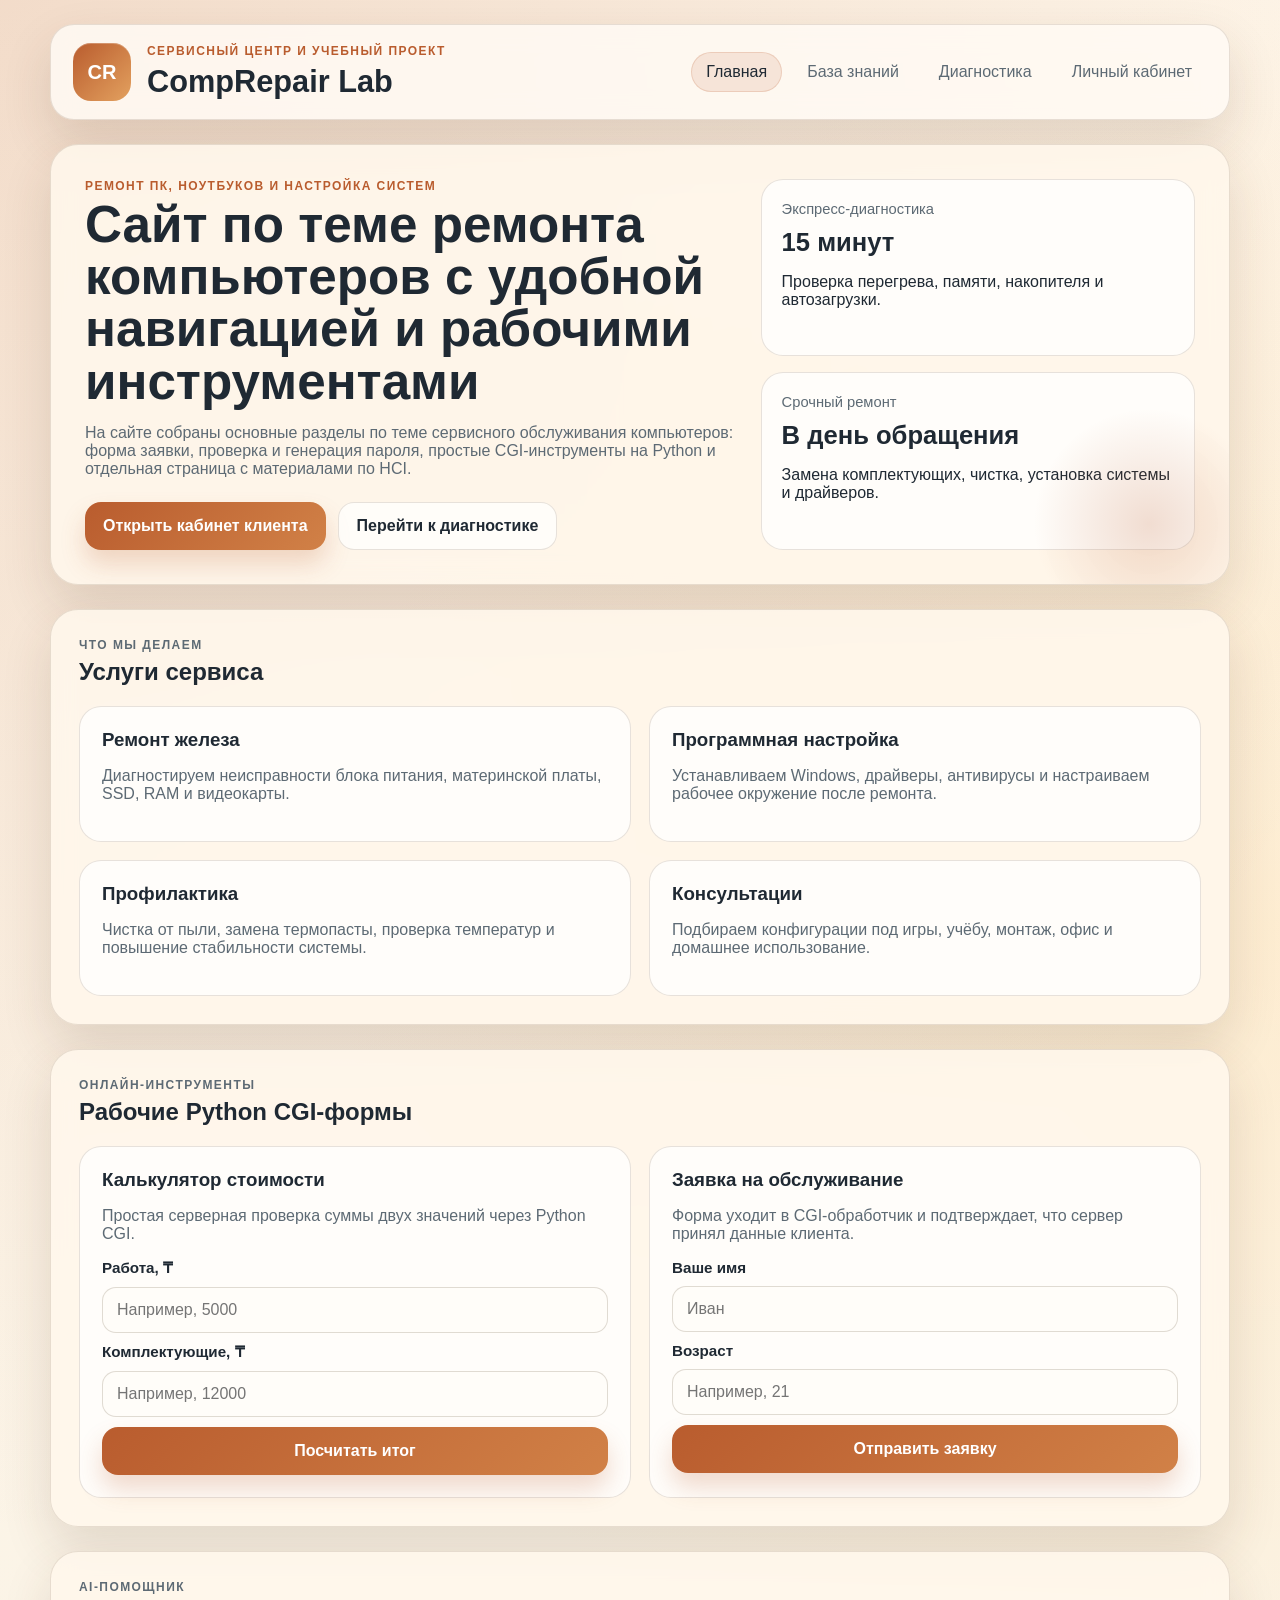
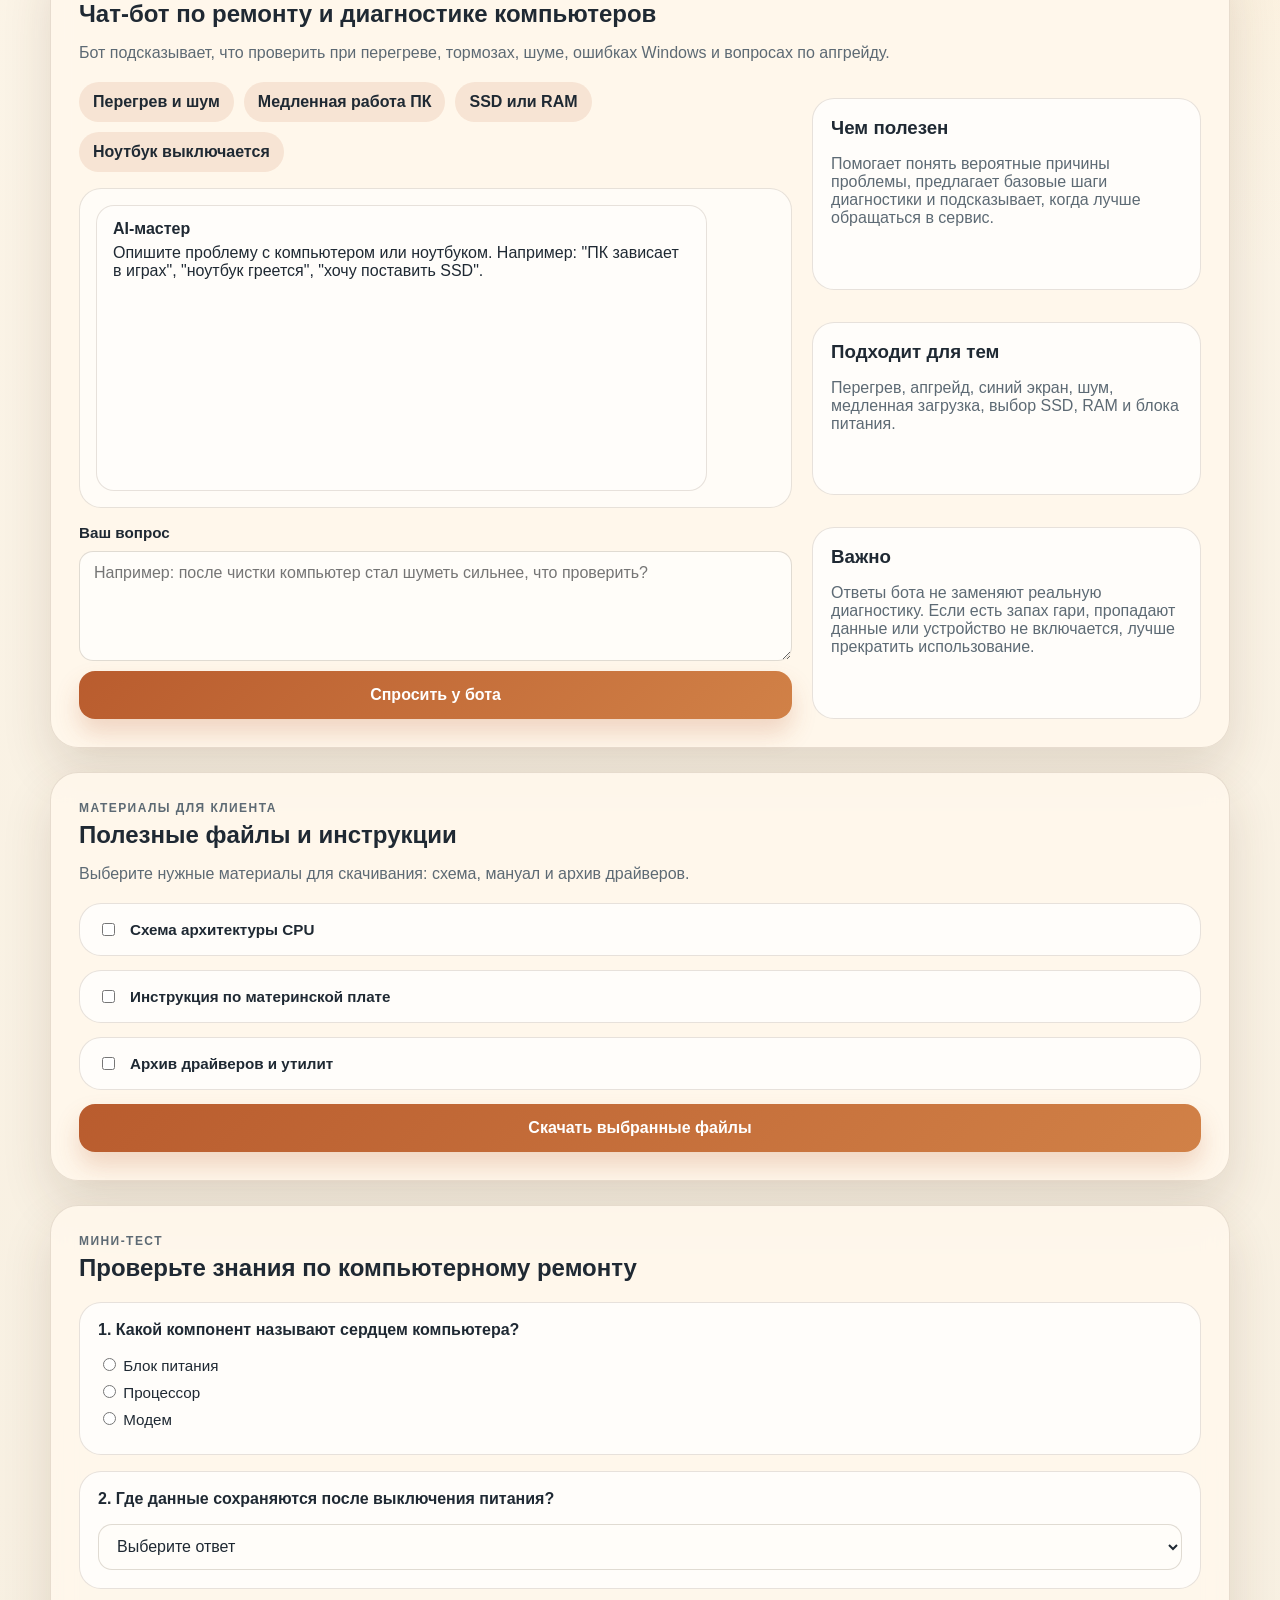
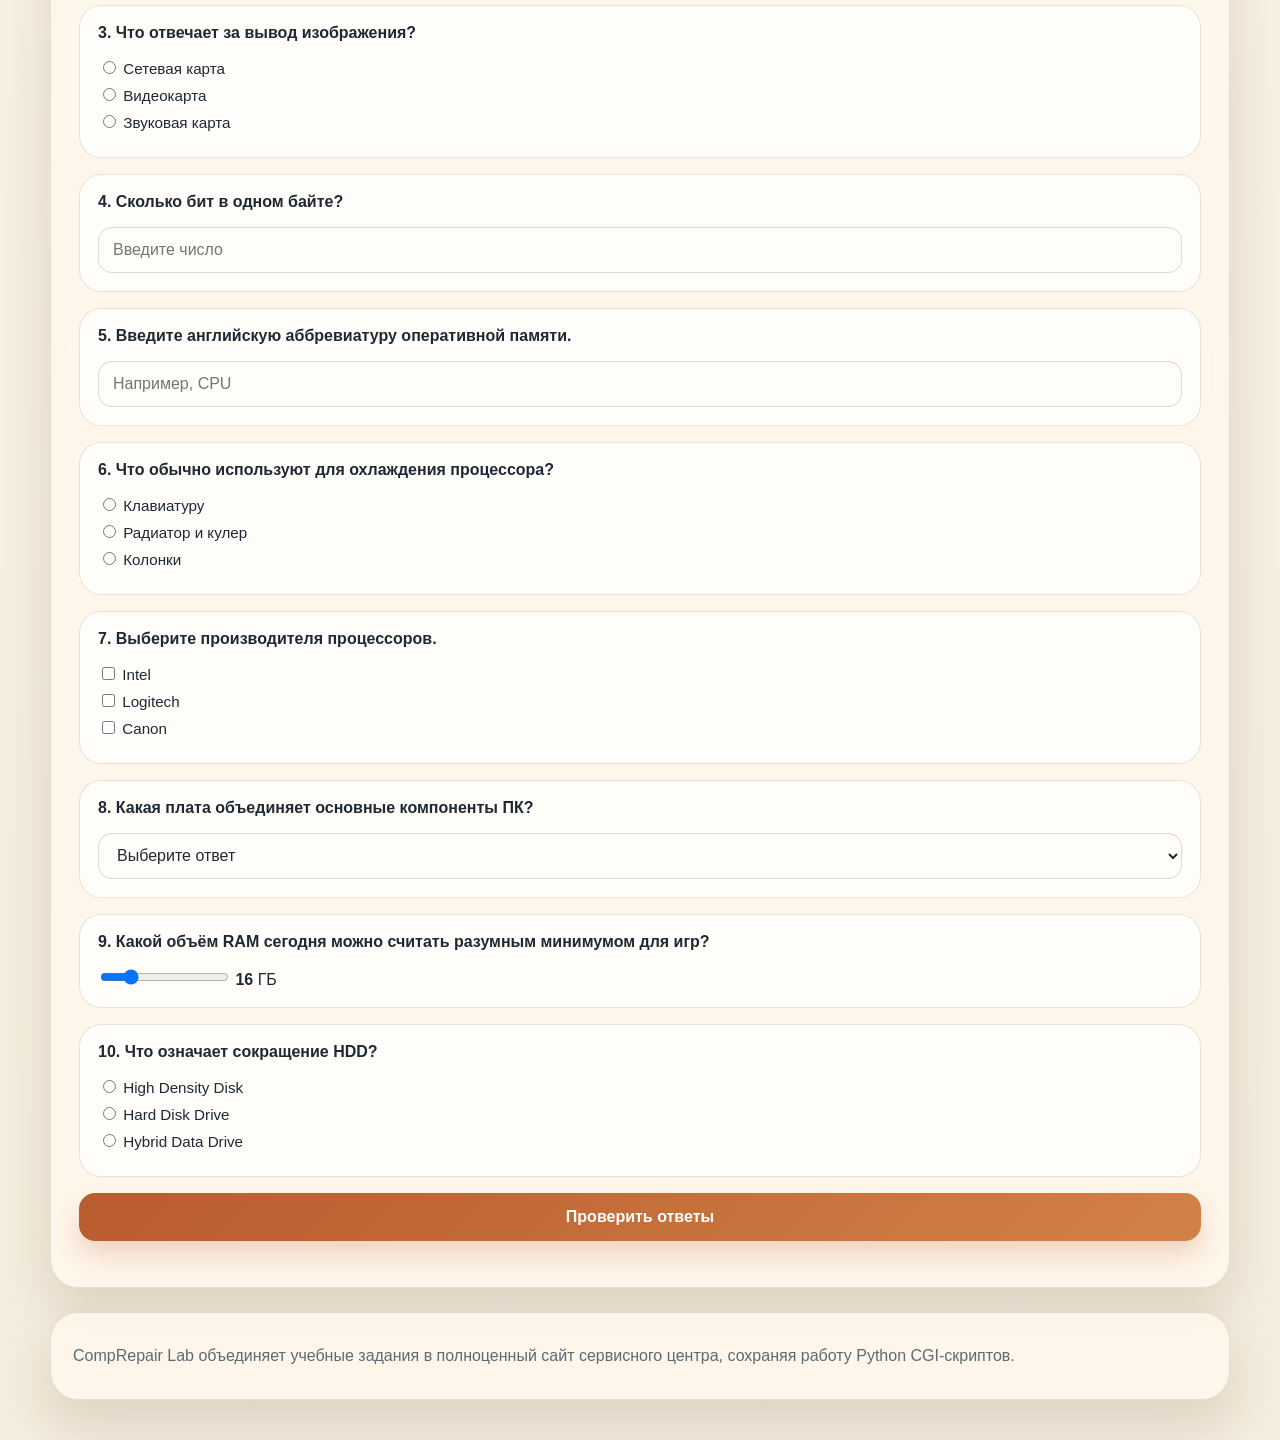
<file: index.html>
<!DOCTYPE html>
<html lang="ru">
<head>
    <meta charset="UTF-8">
    <meta name="viewport" content="width=device-width, initial-scale=1.0">
    <title>CompRepair Lab | Ремонт и обслуживание компьютеров</title>
    <link rel="stylesheet" href="style.css">
</head>
<body>
    <div class="page-shell">
        <header class="site-header">
            <div class="brand-lockup">
                <a class="brand-mark" href="index.html">CR</a>
                <div>
                    <p class="eyebrow">Сервисный центр и учебный проект</p>
                    <h1>CompRepair Lab</h1>
                </div>
            </div>
            <nav class="site-nav">
                <a href="index.html" class="active">Главная</a>
                <a href="blog.html">База знаний</a>
                <a href="practice3.html">Диагностика</a>
                <a href="auth.html">Личный кабинет</a>
            </nav>
        </header>

        <main>
            <section class="hero-card">
                <div class="hero-copy">
                    <p class="section-kicker">Ремонт ПК, ноутбуков и настройка систем</p>
                    <h2>Сайт по теме ремонта компьютеров с удобной навигацией и рабочими инструментами</h2>
                    <p class="hero-text">
                        На сайте собраны основные разделы по теме сервисного обслуживания компьютеров: форма заявки,
                        проверка и генерация пароля, простые CGI-инструменты на Python и отдельная страница с материалами по HCI.
                    </p>
                    <div class="hero-actions">
                        <a class="button-link" href="auth.html">Открыть кабинет клиента</a>
                        <a class="button-link button-link-secondary" href="practice3.html">Перейти к диагностике</a>
                    </div>
                </div>
                <div class="hero-panel">
                    <div class="status-card">
                        <span>Экспресс-диагностика</span>
                        <strong>15 минут</strong>
                        <p>Проверка перегрева, памяти, накопителя и автозагрузки.</p>
                    </div>
                    <div class="status-card">
                        <span>Срочный ремонт</span>
                        <strong>В день обращения</strong>
                        <p>Замена комплектующих, чистка, установка системы и драйверов.</p>
                    </div>
                </div>
            </section>

            <section class="section-card">
                <div class="section-heading">
                    <p class="section-kicker">Что мы делаем</p>
                    <h2>Услуги сервиса</h2>
                </div>
                <div class="feature-grid">
                    <article class="feature-card">
                        <h3>Ремонт железа</h3>
                        <p>Диагностируем неисправности блока питания, материнской платы, SSD, RAM и видеокарты.</p>
                    </article>
                    <article class="feature-card">
                        <h3>Программная настройка</h3>
                        <p>Устанавливаем Windows, драйверы, антивирусы и настраиваем рабочее окружение после ремонта.</p>
                    </article>
                    <article class="feature-card">
                        <h3>Профилактика</h3>
                        <p>Чистка от пыли, замена термопасты, проверка температур и повышение стабильности системы.</p>
                    </article>
                    <article class="feature-card">
                        <h3>Консультации</h3>
                        <p>Подбираем конфигурации под игры, учёбу, монтаж, офис и домашнее использование.</p>
                    </article>
                </div>
            </section>

            <section class="section-card">
                <div class="section-heading">
                    <p class="section-kicker">Онлайн-инструменты</p>
                    <h2>Рабочие Python CGI-формы</h2>
                </div>
                <div class="tools-grid">
                    <article class="tool-card">
                        <h3>Калькулятор стоимости</h3>
                        <p>Простая серверная проверка суммы двух значений через Python CGI.</p>
                        <form action="/cgi-bin/sum_handler.py" method="get">
                            <label for="num1">Работа, ₸</label>
                            <input id="num1" type="number" name="num1" placeholder="Например, 5000" required>
                            <label for="num2">Комплектующие, ₸</label>
                            <input id="num2" type="number" name="num2" placeholder="Например, 12000" required>
                            <button type="submit">Посчитать итог</button>
                        </form>
                    </article>

                    <article class="tool-card">
                        <h3>Заявка на обслуживание</h3>
                        <p>Форма уходит в CGI-обработчик и подтверждает, что сервер принял данные клиента.</p>
                        <form action="/cgi-bin/form_handler.py" method="post">
                            <label for="username">Ваше имя</label>
                            <input id="username" type="text" name="username" placeholder="Иван" required>
                            <label for="age">Возраст</label>
                            <input id="age" type="number" name="age" min="0" placeholder="Например, 21">
                            <button type="submit">Отправить заявку</button>
                        </form>
                    </article>
                </div>
            </section>

            <section class="section-card">
                <div class="section-heading">
                    <p class="section-kicker">AI-помощник</p>
                    <h2>Чат-бот по ремонту и диагностике компьютеров</h2>
                    <p>Бот подсказывает, что проверить при перегреве, тормозах, шуме, ошибках Windows и вопросах по апгрейду.</p>
                </div>
                <div class="chatbot-layout">
                    <div class="chatbot-panel">
                        <div class="chatbot-chips">
                            <button type="button" class="chip-button" data-prompt="Компьютер сильно шумит и греется. Что проверить в первую очередь?">Перегрев и шум</button>
                            <button type="button" class="chip-button" data-prompt="ПК стал медленно работать после включения. Какие причины самые частые?">Медленная работа ПК</button>
                            <button type="button" class="chip-button" data-prompt="Что лучше обновить первым для ускорения компьютера: SSD или RAM?">SSD или RAM</button>
                            <button type="button" class="chip-button" data-prompt="Ноутбук выключается через несколько минут работы. Что это может быть?">Ноутбук выключается</button>
                        </div>
                        <div id="chatMessages" class="chat-messages">
                            <article class="chat-bubble chat-bubble-bot">
                                <strong>AI-мастер</strong>
                                <p>Опишите проблему с компьютером или ноутбуком. Например: "ПК зависает в играх", "ноутбук греется", "хочу поставить SSD".</p>
                            </article>
                        </div>
                        <form id="chatForm" class="chat-form">
                            <label for="chatInput">Ваш вопрос</label>
                            <textarea id="chatInput" rows="4" placeholder="Например: после чистки компьютер стал шуметь сильнее, что проверить?" required></textarea>
                            <button type="submit" class="button-accent">Спросить у бота</button>
                        </form>
                    </div>
                    <aside class="chatbot-info">
                        <div class="sidebar-note">
                            <h3>Чем полезен</h3>
                            <p>Помогает понять вероятные причины проблемы, предлагает базовые шаги диагностики и подсказывает, когда лучше обращаться в сервис.</p>
                        </div>
                        <div class="sidebar-note">
                            <h3>Подходит для тем</h3>
                            <p>Перегрев, апгрейд, синий экран, шум, медленная загрузка, выбор SSD, RAM и блока питания.</p>
                        </div>
                        <div class="sidebar-note">
                            <h3>Важно</h3>
                            <p>Ответы бота не заменяют реальную диагностику. Если есть запах гари, пропадают данные или устройство не включается, лучше прекратить использование.</p>
                        </div>
                    </aside>
                </div>
            </section>

            <section class="section-card">
                <div class="section-heading">
                    <p class="section-kicker">Материалы для клиента</p>
                    <h2>Полезные файлы и инструкции</h2>
                    <p>Выберите нужные материалы для скачивания: схема, мануал и архив драйверов.</p>
                </div>
                <form id="downloadForm" class="download-list">
                    <label class="file-item">
                        <input type="checkbox" name="file" value="https://images.unsplash.com/photo-1518770660439-4636190af475" data-name="cpu_architecture.jpg">
                        <span>Схема архитектуры CPU</span>
                    </label>
                    <label class="file-item">
                        <input type="checkbox" name="file" value="https://www.w3.org/WAI/ER/tests/xhtml/testfiles/resources/pdf/dummy.pdf" data-name="motherboard_manual.pdf">
                        <span>Инструкция по материнской плате</span>
                    </label>
                    <label class="file-item">
                        <input type="checkbox" name="file" value="https://raw.githubusercontent.com/mathiasbynens/small/master/zip.zip" data-name="drivers_pack.zip">
                        <span>Архив драйверов и утилит</span>
                    </label>
                    <button type="button" class="button-accent" onclick="startDownload()">Скачать выбранные файлы</button>
                </form>
            </section>

            <section class="section-card">
                <div class="section-heading">
                    <p class="section-kicker">Мини-тест</p>
                    <h2>Проверьте знания по компьютерному ремонту</h2>
                </div>
                <form id="quizForm" class="quiz-layout">
                    <div class="quiz-question" id="block1">
                        <p>1. Какой компонент называют сердцем компьютера?</p>
                        <label><input type="radio" name="q1" value="1"> Блок питания</label>
                        <label><input type="radio" name="q1" value="correct"> Процессор</label>
                        <label><input type="radio" name="q1" value="3"> Модем</label>
                        <div class="feedback">Верный ответ: процессор.</div>
                    </div>

                    <div class="quiz-question" id="block2">
                        <p>2. Где данные сохраняются после выключения питания?</p>
                        <select id="q2">
                            <option value="0">Выберите ответ</option>
                            <option value="1">Оперативная память</option>
                            <option value="correct">SSD или HDD</option>
                            <option value="3">Кэш L1</option>
                        </select>
                        <div class="feedback">Верный ответ: SSD или HDD.</div>
                    </div>

                    <div class="quiz-question" id="block3">
                        <p>3. Что отвечает за вывод изображения?</p>
                        <label><input type="radio" name="q3" value="1"> Сетевая карта</label>
                        <label><input type="radio" name="q3" value="correct"> Видеокарта</label>
                        <label><input type="radio" name="q3" value="3"> Звуковая карта</label>
                        <div class="feedback">Верный ответ: видеокарта.</div>
                    </div>

                    <div class="quiz-question" id="block4">
                        <p>4. Сколько бит в одном байте?</p>
                        <input type="number" id="q4" placeholder="Введите число">
                        <div class="feedback">Верный ответ: 8.</div>
                    </div>

                    <div class="quiz-question" id="block5">
                        <p>5. Введите английскую аббревиатуру оперативной памяти.</p>
                        <input type="text" id="q5" placeholder="Например, CPU">
                        <div class="feedback">Верный ответ: RAM.</div>
                    </div>

                    <div class="quiz-question" id="block6">
                        <p>6. Что обычно используют для охлаждения процессора?</p>
                        <label><input type="radio" name="q6" value="1"> Клавиатуру</label>
                        <label><input type="radio" name="q6" value="correct"> Радиатор и кулер</label>
                        <label><input type="radio" name="q6" value="3"> Колонки</label>
                        <div class="feedback">Верный ответ: радиатор и кулер.</div>
                    </div>

                    <div class="quiz-question" id="block7">
                        <p>7. Выберите производителя процессоров.</p>
                        <label><input type="checkbox" name="q7" value="correct"> Intel</label>
                        <label><input type="checkbox" name="q7" value="2"> Logitech</label>
                        <label><input type="checkbox" name="q7" value="3"> Canon</label>
                        <div class="feedback">Верный ответ: Intel.</div>
                    </div>

                    <div class="quiz-question" id="block8">
                        <p>8. Какая плата объединяет основные компоненты ПК?</p>
                        <select id="q8">
                            <option value="0">Выберите ответ</option>
                            <option value="1">Плата расширения</option>
                            <option value="correct">Материнская плата</option>
                        </select>
                        <div class="feedback">Верный ответ: материнская плата.</div>
                    </div>

                    <div class="quiz-question" id="block9">
                        <p>9. Какой объём RAM сегодня можно считать разумным минимумом для игр?</p>
                        <input type="range" id="q9" min="4" max="64" step="4" value="16" oninput="v9.innerText=this.value">
                        <span><strong id="v9">16</strong> ГБ</span>
                        <div class="feedback">Обычно ориентируются на 16 ГБ и выше.</div>
                    </div>

                    <div class="quiz-question" id="block10">
                        <p>10. Что означает сокращение HDD?</p>
                        <label><input type="radio" name="q10" value="1"> High Density Disk</label>
                        <label><input type="radio" name="q10" value="correct"> Hard Disk Drive</label>
                        <label><input type="radio" name="q10" value="3"> Hybrid Data Drive</label>
                        <div class="feedback">Верный ответ: Hard Disk Drive.</div>
                    </div>

                    <button type="button" class="button-accent" onclick="checkQuiz()">Проверить ответы</button>
                </form>
                <div id="result" class="quiz-result"></div>
            </section>
        </main>

        <footer class="site-footer">
            <p>CompRepair Lab объединяет учебные задания в полноценный сайт сервисного центра, сохраняя работу Python CGI-скриптов.</p>
        </footer>
    </div>

    <script>
        async function downloadFile(url, fileName) {
            try {
                const response = await fetch(url);
                const blob = await response.blob();
                const objectURL = URL.createObjectURL(blob);
                const link = document.createElement("a");
                link.href = objectURL;
                link.download = fileName;
                document.body.appendChild(link);
                link.click();
                document.body.removeChild(link);
                URL.revokeObjectURL(objectURL);
            } catch (error) {
                console.error("Ошибка загрузки:", error);
                window.open(url, "_blank");
            }
        }

        function startDownload() {
            const selected = document.querySelectorAll('input[name="file"]:checked');
            if (!selected.length) {
                alert("Выберите хотя бы один файл.");
                return;
            }

            selected.forEach((checkbox) => {
                downloadFile(checkbox.value, checkbox.getAttribute("data-name"));
            });
        }

        function checkQuiz() {
            let score = 0;
            const total = 10;

            document.querySelectorAll(".quiz-question").forEach((question) => {
                question.classList.remove("correct", "wrong");
                question.querySelector(".feedback").style.display = "block";
            });

            const checks = [
                { id: "block1", condition: document.querySelector('input[name="q1"]:checked')?.value === "correct" },
                { id: "block2", condition: document.getElementById("q2").value === "correct" },
                { id: "block3", condition: document.querySelector('input[name="q3"]:checked')?.value === "correct" },
                { id: "block4", condition: document.getElementById("q4").value === "8" },
                { id: "block5", condition: document.getElementById("q5").value.trim().toLowerCase() === "ram" },
                { id: "block6", condition: document.querySelector('input[name="q6"]:checked')?.value === "correct" },
                {
                    id: "block7",
                    condition:
                        document.querySelectorAll('input[name="q7"]:checked').length === 1 &&
                        document.querySelector('input[name="q7"]:checked')?.value === "correct"
                },
                { id: "block8", condition: document.getElementById("q8").value === "correct" },
                { id: "block9", condition: Number(document.getElementById("q9").value) >= 16 },
                { id: "block10", condition: document.querySelector('input[name="q10"]:checked')?.value === "correct" }
            ];

            checks.forEach((item) => {
                const block = document.getElementById(item.id);
                if (item.condition) {
                    score += 1;
                    block.classList.add("correct");
                } else {
                    block.classList.add("wrong");
                }
            });

            document.getElementById("result").innerText = `Ваш результат: ${score} из ${total}`;
        }

        const chatMessages = document.getElementById("chatMessages");
        const chatForm = document.getElementById("chatForm");
        const chatInput = document.getElementById("chatInput");

        function appendMessage(role, text) {
            const bubble = document.createElement("article");
            bubble.className = role === "user" ? "chat-bubble chat-bubble-user" : "chat-bubble chat-bubble-bot";

            const title = document.createElement("strong");
            title.textContent = role === "user" ? "Вы" : "AI-мастер";

            const body = document.createElement("p");
            body.textContent = text;

            bubble.appendChild(title);
            bubble.appendChild(body);
            chatMessages.appendChild(bubble);
            chatMessages.scrollTop = chatMessages.scrollHeight;
        }

        async function askChatbot(message) {
            appendMessage("user", message);
            appendMessage("bot", "Думаю над ответом...");

            const pending = chatMessages.lastElementChild;

            try {
                const response = await fetch("/cgi-bin/chatbot.py", {
                    method: "POST",
                    headers: {
                        "Content-Type": "application/json"
                    },
                    body: JSON.stringify({ message })
                });

                const data = await response.json();
                const fullReply = data.details ? `${data.reply}\n\nДетали: ${data.details}` : data.reply;
                pending.querySelector("p").textContent = fullReply || "Не удалось получить ответ.";
            } catch (error) {
                pending.querySelector("p").textContent = "Не удалось связаться с ботом. Проверьте настройку CGI и ключ API на сервере.";
            }
        }

        document.querySelectorAll(".chip-button").forEach((button) => {
            button.addEventListener("click", () => {
                const prompt = button.getAttribute("data-prompt");
                chatInput.value = prompt;
                askChatbot(prompt);
            });
        });

        chatForm.addEventListener("submit", (event) => {
            event.preventDefault();
            const message = chatInput.value.trim();
            if (!message) {
                return;
            }

            askChatbot(message);
            chatInput.value = "";
        });
    </script>
</body>
</html>
</file>
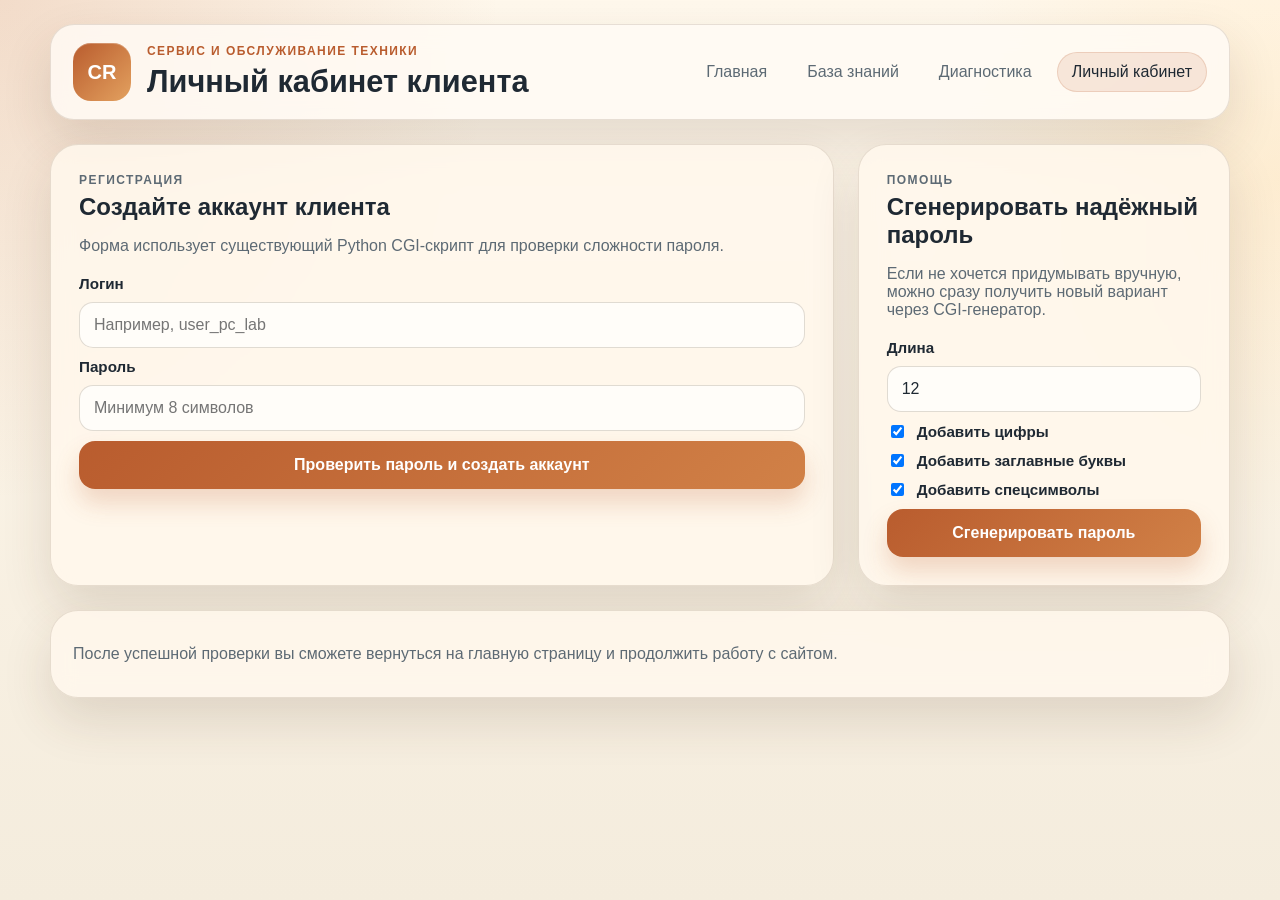
<file: auth.html>
<!DOCTYPE html>
<html lang="ru">
<head>
    <meta charset="UTF-8">
    <meta name="viewport" content="width=device-width, initial-scale=1.0">
    <title>Личный кабинет | CompRepair Lab</title>
    <link rel="stylesheet" href="style.css">
</head>
<body>
    <div class="page-shell">
        <header class="site-header">
            <div class="brand-lockup">
                <a class="brand-mark" href="index.html">CR</a>
                <div>
                    <p class="eyebrow">Сервис и обслуживание техники</p>
                    <h1>Личный кабинет клиента</h1>
                </div>
            </div>
            <nav class="site-nav">
                <a href="index.html">Главная</a>
                <a href="blog.html">База знаний</a>
                <a href="practice3.html">Диагностика</a>
                <a href="auth.html" class="active">Личный кабинет</a>
            </nav>
        </header>

        <main class="two-column-layout">
            <section class="section-card">
                <div class="section-heading">
                    <p class="section-kicker">Регистрация</p>
                    <h2>Создайте аккаунт клиента</h2>
                    <p>Форма использует существующий Python CGI-скрипт для проверки сложности пароля.</p>
                </div>
                <form action="/cgi-bin/password_handler.py" method="post" class="stack-form">
                    <label for="auth-username">Логин</label>
                    <input id="auth-username" type="text" name="username" placeholder="Например, user_pc_lab" required>
                    <label for="auth-password">Пароль</label>
                    <input id="auth-password" type="password" name="password" placeholder="Минимум 8 символов" required>
                    <button type="submit">Проверить пароль и создать аккаунт</button>
                </form>
            </section>

            <section class="section-card">
                <div class="section-heading">
                    <p class="section-kicker">Помощь</p>
                    <h2>Сгенерировать надёжный пароль</h2>
                    <p>Если не хочется придумывать вручную, можно сразу получить новый вариант через CGI-генератор.</p>
                </div>
                <form action="/cgi-bin/password_gen.py" method="post" class="stack-form">
                    <label for="pass-length">Длина</label>
                    <input id="pass-length" type="number" name="length" min="8" max="32" value="12">
                    <label class="inline-check"><input type="checkbox" name="use_digits" checked> Добавить цифры</label>
                    <label class="inline-check"><input type="checkbox" name="use_upper" checked> Добавить заглавные буквы</label>
                    <label class="inline-check"><input type="checkbox" name="use_special" checked> Добавить спецсимволы</label>
                    <button type="submit" class="button-accent">Сгенерировать пароль</button>
                </form>
            </section>
        </main>

        <footer class="site-footer">
            <p>После успешной проверки вы сможете вернуться на главную страницу и продолжить работу с сайтом.</p>
        </footer>
    </div>
</body>
</html>
</file>
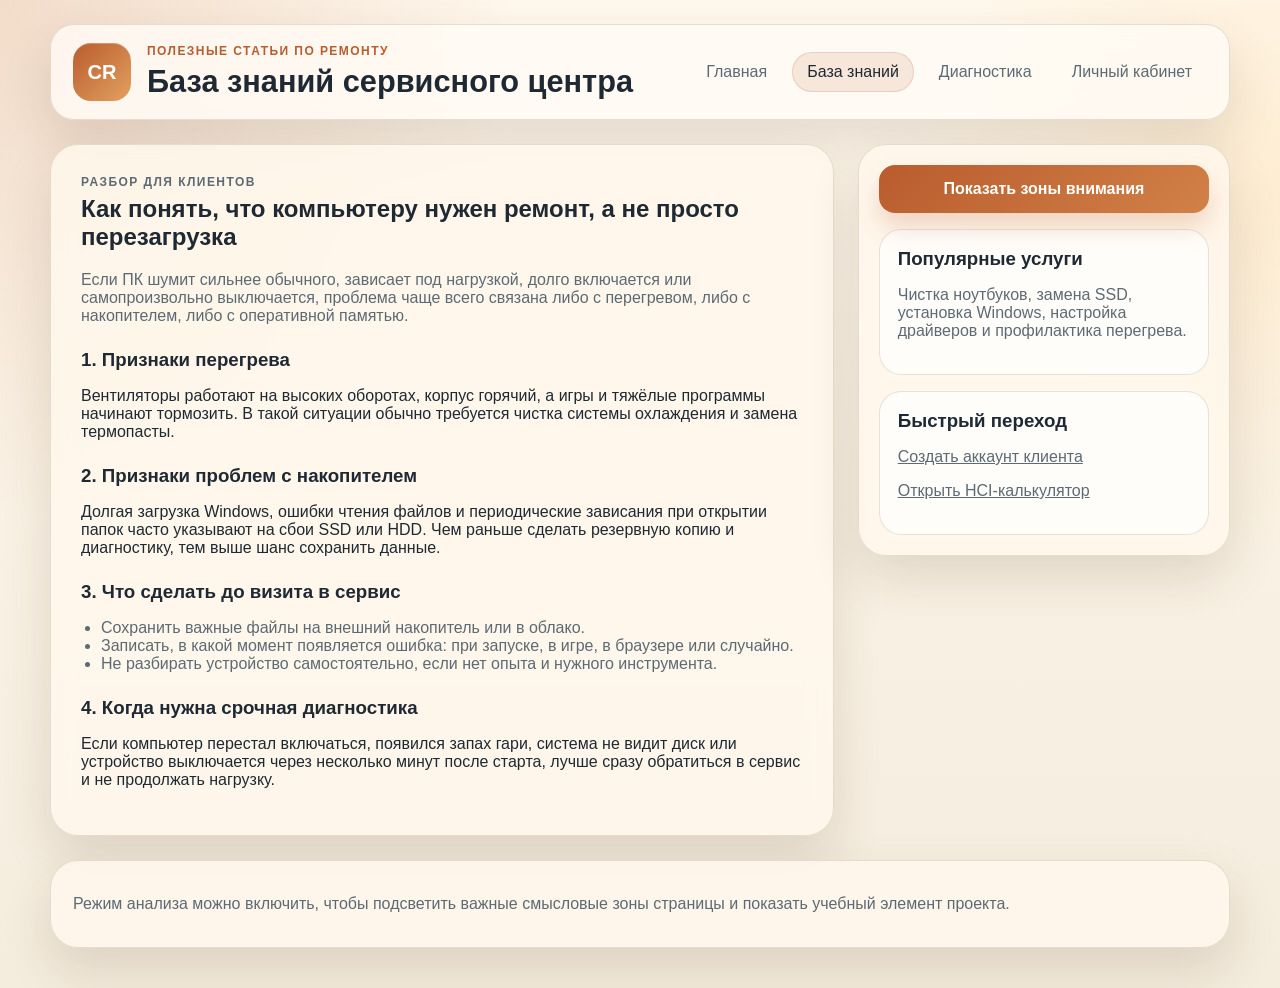
<file: blog.html>
<!DOCTYPE html>
<html lang="ru">
<head>
    <meta charset="UTF-8">
    <meta name="viewport" content="width=device-width, initial-scale=1.0">
    <title>База знаний | CompRepair Lab</title>
    <link rel="stylesheet" href="style.css">
</head>
<body>
    <div class="page-shell">
        <header class="site-header">
            <div class="brand-lockup">
                <a class="brand-mark" href="index.html">CR</a>
                <div>
                    <p class="eyebrow">Полезные статьи по ремонту</p>
                    <h1>База знаний сервисного центра</h1>
                </div>
            </div>
            <nav class="site-nav">
                <a href="index.html">Главная</a>
                <a href="blog.html" class="active">База знаний</a>
                <a href="practice3.html">Диагностика</a>
                <a href="auth.html">Личный кабинет</a>
            </nav>
        </header>

        <main class="content-with-sidebar">
            <article class="section-card article-card">
                <div class="section-heading">
                    <p class="section-kicker">Разбор для клиентов</p>
                    <h2 class="analysis-target" data-info="Главный заголовок статьи">Как понять, что компьютеру нужен ремонт, а не просто перезагрузка</h2>
                </div>
                <p class="lead-text">
                    Если ПК шумит сильнее обычного, зависает под нагрузкой, долго включается или самопроизвольно выключается,
                    проблема чаще всего связана либо с перегревом, либо с накопителем, либо с оперативной памятью.
                </p>

                <h3 class="analysis-target" data-info="Первый смысловой блок">1. Признаки перегрева</h3>
                <p>
                    Вентиляторы работают на высоких оборотах, корпус горячий, а игры и тяжёлые программы начинают тормозить.
                    В такой ситуации обычно требуется чистка системы охлаждения и замена термопасты.
                </p>

                <h3 class="analysis-target" data-info="Второй смысловой блок">2. Признаки проблем с накопителем</h3>
                <p>
                    Долгая загрузка Windows, ошибки чтения файлов и периодические зависания при открытии папок часто указывают
                    на сбои SSD или HDD. Чем раньше сделать резервную копию и диагностику, тем выше шанс сохранить данные.
                </p>

                <h3 class="analysis-target" data-info="Список рекомендаций">3. Что сделать до визита в сервис</h3>
                <ul class="article-list">
                    <li>Сохранить важные файлы на внешний накопитель или в облако.</li>
                    <li>Записать, в какой момент появляется ошибка: при запуске, в игре, в браузере или случайно.</li>
                    <li>Не разбирать устройство самостоятельно, если нет опыта и нужного инструмента.</li>
                </ul>

                <h3 class="analysis-target" data-info="Заключительный блок">4. Когда нужна срочная диагностика</h3>
                <p>
                    Если компьютер перестал включаться, появился запах гари, система не видит диск или устройство выключается
                    через несколько минут после старта, лучше сразу обратиться в сервис и не продолжать нагрузку.
                </p>
            </article>

            <aside class="sidebar-card">
                <button class="button-accent" type="button" onclick="toggleAnalysis()">Показать зоны внимания</button>
                <div class="sidebar-note">
                    <h3>Популярные услуги</h3>
                    <p>Чистка ноутбуков, замена SSD, установка Windows, настройка драйверов и профилактика перегрева.</p>
                </div>
                <div class="sidebar-note">
                    <h3>Быстрый переход</h3>
                    <p><a href="auth.html">Создать аккаунт клиента</a></p>
                    <p><a href="practice3.html">Открыть HCI-калькулятор</a></p>
                </div>
            </aside>
        </main>

        <footer class="site-footer">
            <p>Режим анализа можно включить, чтобы подсветить важные смысловые зоны страницы и показать учебный элемент проекта.</p>
        </footer>
    </div>

    <script>
        function toggleAnalysis() {
            document.body.classList.toggle("show-analysis");
        }
    </script>
</body>
</html>
</file>
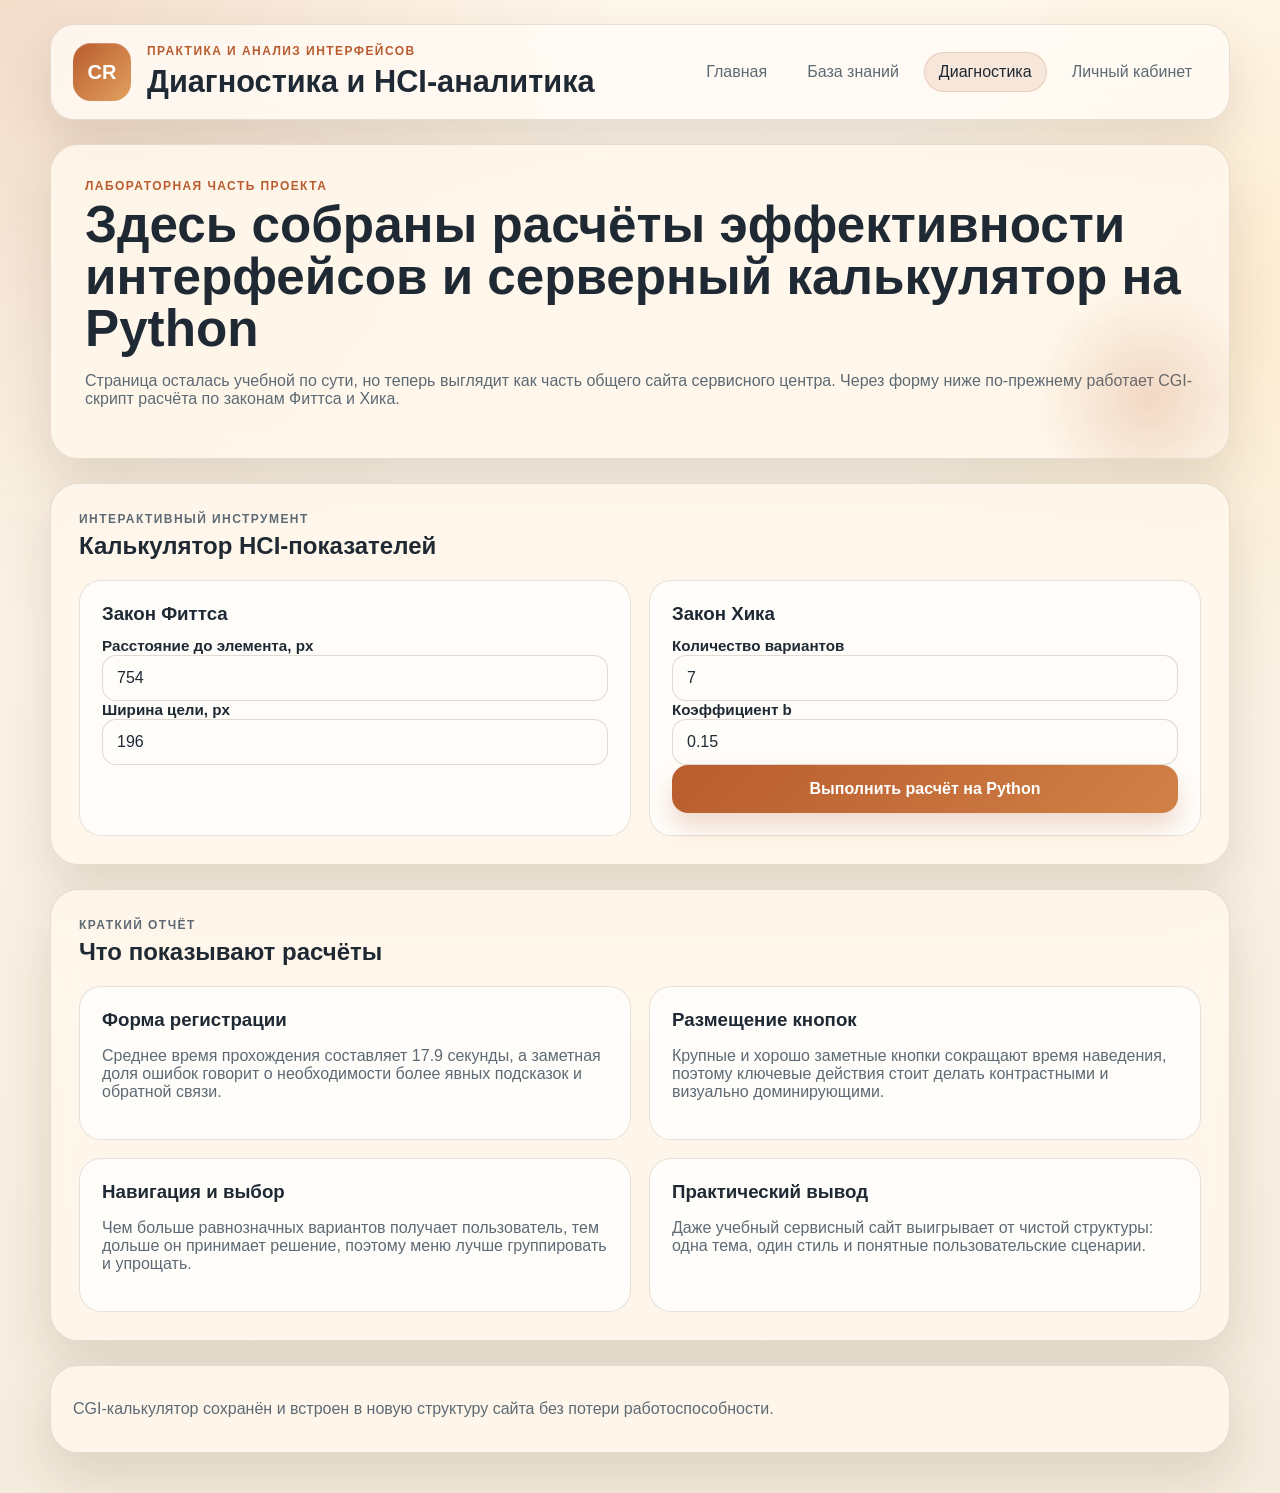
<file: practice3.html>
<!DOCTYPE html>
<html lang="ru">
<head>
    <meta charset="UTF-8">
    <meta name="viewport" content="width=device-width, initial-scale=1.0">
    <title>Диагностика и аналитика | CompRepair Lab</title>
    <link rel="stylesheet" href="style.css">
</head>
<body>
    <div class="page-shell">
        <header class="site-header">
            <div class="brand-lockup">
                <a class="brand-mark" href="index.html">CR</a>
                <div>
                    <p class="eyebrow">Практика и анализ интерфейсов</p>
                    <h1>Диагностика и HCI-аналитика</h1>
                </div>
            </div>
            <nav class="site-nav">
                <a href="index.html">Главная</a>
                <a href="blog.html">База знаний</a>
                <a href="practice3.html" class="active">Диагностика</a>
                <a href="auth.html">Личный кабинет</a>
            </nav>
        </header>

        <main>
            <section class="hero-card compact-hero">
                <div class="hero-copy">
                    <p class="section-kicker">Лабораторная часть проекта</p>
                    <h2>Здесь собраны расчёты эффективности интерфейсов и серверный калькулятор на Python</h2>
                    <p class="hero-text">
                        Страница осталась учебной по сути, но теперь выглядит как часть общего сайта сервисного центра.
                        Через форму ниже по-прежнему работает CGI-скрипт расчёта по законам Фиттса и Хика.
                    </p>
                </div>
            </section>

            <section class="section-card">
                <div class="section-heading">
                    <p class="section-kicker">Интерактивный инструмент</p>
                    <h2>Калькулятор HCI-показателей</h2>
                </div>
                <form action="/cgi-bin/hci_calc.py" method="get" class="tools-grid">
                    <article class="tool-card">
                        <h3>Закон Фиттса</h3>
                        <label for="dist">Расстояние до элемента, px</label>
                        <input id="dist" type="number" name="dist" value="754" required>
                        <label for="width">Ширина цели, px</label>
                        <input id="width" type="number" name="width" value="196" required>
                        <input type="hidden" name="a_const" value="0.2">
                        <input type="hidden" name="b_fitts" value="0.1">
                    </article>

                    <article class="tool-card">
                        <h3>Закон Хика</h3>
                        <label for="n_options">Количество вариантов</label>
                        <input id="n_options" type="number" name="n_options" value="7" required>
                        <label for="b_hick">Коэффициент b</label>
                        <input id="b_hick" type="number" step="0.01" name="b_hick" value="0.15" required>
                        <button type="submit" class="button-accent">Выполнить расчёт на Python</button>
                    </article>
                </form>
            </section>

            <section class="section-card">
                <div class="section-heading">
                    <p class="section-kicker">Краткий отчёт</p>
                    <h2>Что показывают расчёты</h2>
                </div>
                <div class="feature-grid">
                    <article class="feature-card">
                        <h3>Форма регистрации</h3>
                        <p>Среднее время прохождения составляет 17.9 секунды, а заметная доля ошибок говорит о необходимости более явных подсказок и обратной связи.</p>
                    </article>
                    <article class="feature-card">
                        <h3>Размещение кнопок</h3>
                        <p>Крупные и хорошо заметные кнопки сокращают время наведения, поэтому ключевые действия стоит делать контрастными и визуально доминирующими.</p>
                    </article>
                    <article class="feature-card">
                        <h3>Навигация и выбор</h3>
                        <p>Чем больше равнозначных вариантов получает пользователь, тем дольше он принимает решение, поэтому меню лучше группировать и упрощать.</p>
                    </article>
                    <article class="feature-card">
                        <h3>Практический вывод</h3>
                        <p>Даже учебный сервисный сайт выигрывает от чистой структуры: одна тема, один стиль и понятные пользовательские сценарии.</p>
                    </article>
                </div>
            </section>
        </main>

        <footer class="site-footer">
            <p>CGI-калькулятор сохранён и встроен в новую структуру сайта без потери работоспособности.</p>
        </footer>
    </div>
</body>
</html>
</file>
<file: style.css>
:root {
    --bg: #f5efe4;
    --bg-soft: #fffaf1;
    --surface: rgba(255, 248, 236, 0.88);
    --surface-strong: #fffdfa;
    --text: #1f2933;
    --muted: #5d6a74;
    --line: rgba(104, 84, 55, 0.16);
    --accent: #b95c2e;
    --accent-dark: #934520;
    --accent-soft: #f0c8a6;
    --success: #2f855a;
    --error: #c05645;
    --shadow: 0 22px 50px rgba(76, 53, 31, 0.14);
}

* {
    box-sizing: border-box;
}

html {
    scroll-behavior: smooth;
}

body {
    margin: 0;
    min-height: 100vh;
    font-family: "Trebuchet MS", "Segoe UI", sans-serif;
    color: var(--text);
    background:
        radial-gradient(circle at top left, rgba(185, 92, 46, 0.18), transparent 32%),
        radial-gradient(circle at right 20%, rgba(255, 212, 146, 0.28), transparent 24%),
        linear-gradient(180deg, #fff8ec 0%, #f4ecdd 100%);
}

a {
    color: inherit;
}

.page-shell {
    width: min(1180px, calc(100% - 32px));
    margin: 0 auto;
    padding: 24px 0 40px;
}

.site-header,
.section-card,
.hero-card,
.site-footer,
.sidebar-card {
    backdrop-filter: blur(12px);
}

.site-header {
    display: flex;
    justify-content: space-between;
    align-items: center;
    gap: 24px;
    padding: 18px 22px;
    margin-bottom: 24px;
    border: 1px solid var(--line);
    border-radius: 24px;
    background: rgba(255, 251, 245, 0.84);
    box-shadow: var(--shadow);
}

.brand-lockup {
    display: flex;
    align-items: center;
    gap: 16px;
}

.brand-lockup h1 {
    margin: 0;
    font-size: clamp(1.5rem, 2.4vw, 2.1rem);
}

.eyebrow,
.section-kicker {
    margin: 0 0 6px;
    color: var(--accent);
    text-transform: uppercase;
    letter-spacing: 0.12em;
    font-size: 0.75rem;
    font-weight: 700;
}

.brand-mark {
    display: grid;
    place-items: center;
    width: 58px;
    height: 58px;
    border-radius: 18px;
    background: linear-gradient(135deg, var(--accent), #e3a15f);
    color: #fff;
    text-decoration: none;
    font-weight: 800;
    font-size: 1.25rem;
    box-shadow: inset 0 1px 0 rgba(255, 255, 255, 0.25);
}

.site-nav {
    display: flex;
    flex-wrap: wrap;
    justify-content: flex-end;
    gap: 10px;
}

.site-nav a {
    padding: 10px 14px;
    border-radius: 999px;
    border: 1px solid transparent;
    text-decoration: none;
    color: var(--muted);
    transition: 0.2s ease;
}

.site-nav a:hover,
.site-nav a.active {
    color: var(--text);
    background: rgba(185, 92, 46, 0.12);
    border-color: rgba(185, 92, 46, 0.18);
}

.hero-card,
.section-card,
.sidebar-card,
.site-footer {
    border: 1px solid var(--line);
    border-radius: 28px;
    background: var(--surface);
    box-shadow: var(--shadow);
}

.hero-card {
    display: grid;
    grid-template-columns: 1.5fr 1fr;
    gap: 24px;
    padding: 34px;
    margin-bottom: 24px;
    overflow: hidden;
    position: relative;
}

.hero-card::after {
    content: "";
    position: absolute;
    inset: auto -40px -60px auto;
    width: 240px;
    height: 240px;
    border-radius: 50%;
    background: radial-gradient(circle, rgba(185, 92, 46, 0.2), transparent 68%);
    pointer-events: none;
}

.compact-hero {
    grid-template-columns: 1fr;
}

.hero-copy h2 {
    margin: 0 0 16px;
    font-size: clamp(2rem, 4vw, 3.6rem);
    line-height: 1.02;
}

.hero-text,
.lead-text,
.section-heading p,
.feature-card p,
.tool-card p,
.sidebar-note p,
.site-footer p {
    color: var(--muted);
}

.hero-actions {
    display: flex;
    flex-wrap: wrap;
    gap: 12px;
    margin-top: 24px;
}

.button-link,
button {
    display: inline-flex;
    justify-content: center;
    align-items: center;
    gap: 8px;
    min-height: 48px;
    padding: 12px 18px;
    border: none;
    border-radius: 16px;
    background: linear-gradient(135deg, var(--accent), #d18147);
    color: #fff;
    font: inherit;
    font-weight: 700;
    text-decoration: none;
    cursor: pointer;
    transition: transform 0.18s ease, box-shadow 0.18s ease, background 0.18s ease;
    box-shadow: 0 14px 24px rgba(185, 92, 46, 0.22);
}

.button-link:hover,
button:hover {
    transform: translateY(-1px);
    background: linear-gradient(135deg, var(--accent-dark), #c56c36);
}

.button-link-secondary {
    background: rgba(255, 255, 255, 0.72);
    color: var(--text);
    box-shadow: none;
    border: 1px solid var(--line);
}

.button-link-secondary:hover {
    background: rgba(255, 255, 255, 0.95);
}

.button-accent {
    width: 100%;
}

.hero-panel {
    display: grid;
    gap: 16px;
}

.status-card,
.feature-card,
.tool-card,
.file-item,
.quiz-question,
.sidebar-note {
    border: 1px solid var(--line);
    border-radius: 22px;
    background: var(--surface-strong);
}

.status-card {
    padding: 20px;
}

.status-card span {
    color: var(--muted);
    font-size: 0.92rem;
}

.status-card strong {
    display: block;
    margin: 10px 0 12px;
    font-size: 1.6rem;
}

.section-card {
    padding: 28px;
    margin-bottom: 24px;
}

.section-heading {
    margin-bottom: 20px;
}

.section-heading h2,
.article-card h2,
.tool-card h3,
.feature-card h3,
.sidebar-note h3 {
    margin: 0 0 12px;
}

.feature-grid,
.tools-grid {
    display: grid;
    grid-template-columns: repeat(2, minmax(0, 1fr));
    gap: 18px;
}

.feature-card,
.tool-card {
    padding: 22px;
}

.stack-form,
.tool-card form {
    display: grid;
    gap: 10px;
}

label {
    font-weight: 700;
    font-size: 0.95rem;
}

.inline-check {
    display: flex;
    align-items: center;
    gap: 10px;
    font-weight: 600;
}

input[type="text"],
input[type="number"],
input[type="password"],
select {
    width: 100%;
    min-height: 46px;
    padding: 12px 14px;
    border: 1px solid rgba(84, 64, 37, 0.18);
    border-radius: 14px;
    background: #fffdf9;
    color: var(--text);
    font: inherit;
}

input:focus,
select:focus {
    outline: 2px solid rgba(185, 92, 46, 0.22);
    border-color: rgba(185, 92, 46, 0.35);
}

.download-list {
    display: grid;
    gap: 14px;
}

.file-item {
    display: flex;
    align-items: center;
    gap: 12px;
    padding: 16px 18px;
}

.quiz-layout {
    display: grid;
    gap: 16px;
}

.quiz-question {
    padding: 18px;
}

.quiz-question p {
    margin-top: 0;
    font-weight: 700;
}

.quiz-question label {
    display: block;
    margin: 8px 0;
    font-weight: 500;
}

.feedback {
    display: none;
    margin-top: 12px;
    padding: 12px 14px;
    border-radius: 14px;
    background: rgba(185, 92, 46, 0.08);
    color: var(--muted);
    font-weight: 700;
}

.correct {
    border-color: rgba(47, 133, 90, 0.32);
    box-shadow: inset 0 0 0 1px rgba(47, 133, 90, 0.22);
}

.correct .feedback {
    color: var(--success);
}

.wrong {
    border-color: rgba(192, 86, 69, 0.32);
    box-shadow: inset 0 0 0 1px rgba(192, 86, 69, 0.18);
}

.wrong .feedback {
    color: var(--error);
}

.quiz-result {
    margin-top: 18px;
    font-size: 1.25rem;
    font-weight: 800;
    text-align: center;
}

.content-with-sidebar,
.two-column-layout {
    display: grid;
    grid-template-columns: minmax(0, 2fr) minmax(280px, 0.95fr);
    gap: 24px;
}

.chatbot-layout {
    display: grid;
    grid-template-columns: minmax(0, 1.65fr) minmax(260px, 0.9fr);
    gap: 20px;
}

.chatbot-panel,
.chatbot-info {
    display: grid;
    gap: 16px;
}

.chatbot-chips {
    display: flex;
    flex-wrap: wrap;
    gap: 10px;
}

.chip-button {
    width: auto;
    min-height: 40px;
    padding: 10px 14px;
    border-radius: 999px;
    box-shadow: none;
    background: rgba(185, 92, 46, 0.12);
    color: var(--text);
}

.chip-button:hover {
    background: rgba(185, 92, 46, 0.2);
}

.chat-messages {
    display: grid;
    gap: 12px;
    min-height: 320px;
    max-height: 420px;
    overflow-y: auto;
    padding: 16px;
    border: 1px solid var(--line);
    border-radius: 22px;
    background: rgba(255, 253, 249, 0.85);
}

.chat-bubble {
    max-width: 90%;
    padding: 14px 16px;
    border-radius: 18px;
    border: 1px solid var(--line);
}

.chat-bubble strong {
    display: block;
    margin-bottom: 6px;
}

.chat-bubble p {
    margin: 0;
    white-space: pre-wrap;
    color: var(--text);
}

.chat-bubble-bot {
    justify-self: start;
    background: #fffdfa;
}

.chat-bubble-user {
    justify-self: end;
    background: rgba(185, 92, 46, 0.14);
}

.chat-form {
    display: grid;
    gap: 10px;
}

.chat-form textarea {
    width: 100%;
    min-height: 110px;
    resize: vertical;
    padding: 12px 14px;
    border: 1px solid rgba(84, 64, 37, 0.18);
    border-radius: 14px;
    background: #fffdf9;
    color: var(--text);
    font: inherit;
}

.chat-form textarea:focus {
    outline: 2px solid rgba(185, 92, 46, 0.22);
    border-color: rgba(185, 92, 46, 0.35);
}

.article-card {
    padding: 30px;
}

.article-card h3 {
    margin-top: 24px;
    margin-bottom: 10px;
}

.article-list {
    padding-left: 20px;
    color: var(--muted);
}

.sidebar-card {
    padding: 20px;
    align-self: start;
}

.sidebar-note {
    padding: 18px;
    margin-top: 16px;
}

.analysis-target {
    position: relative;
    transition: outline 0.2s ease, background 0.2s ease;
}

.show-analysis .analysis-target {
    outline: 2px dashed rgba(185, 92, 46, 0.72);
    outline-offset: 6px;
    background: rgba(240, 200, 166, 0.22);
}

.show-analysis .analysis-target::after {
    content: attr(data-info);
    display: inline-block;
    margin-top: 8px;
    padding: 6px 10px;
    border-radius: 999px;
    background: rgba(31, 41, 51, 0.9);
    color: #fff;
    font-size: 0.75rem;
}

.site-footer {
    padding: 18px 22px;
}

@media (max-width: 900px) {
    .site-header,
    .hero-card,
    .content-with-sidebar,
    .chatbot-layout,
    .two-column-layout,
    .feature-grid,
    .tools-grid {
        grid-template-columns: 1fr;
    }

    .site-header {
        align-items: flex-start;
    }

    .site-nav {
        justify-content: flex-start;
    }
}

@media (max-width: 640px) {
    .page-shell {
        width: min(100% - 20px, 100%);
        padding-top: 12px;
    }

    .site-header,
    .section-card,
    .hero-card,
    .sidebar-card,
    .site-footer {
        border-radius: 22px;
    }

    .hero-card,
    .section-card,
    .article-card {
        padding: 20px;
    }

    .hero-copy h2 {
        font-size: 2rem;
    }
}
</file>
